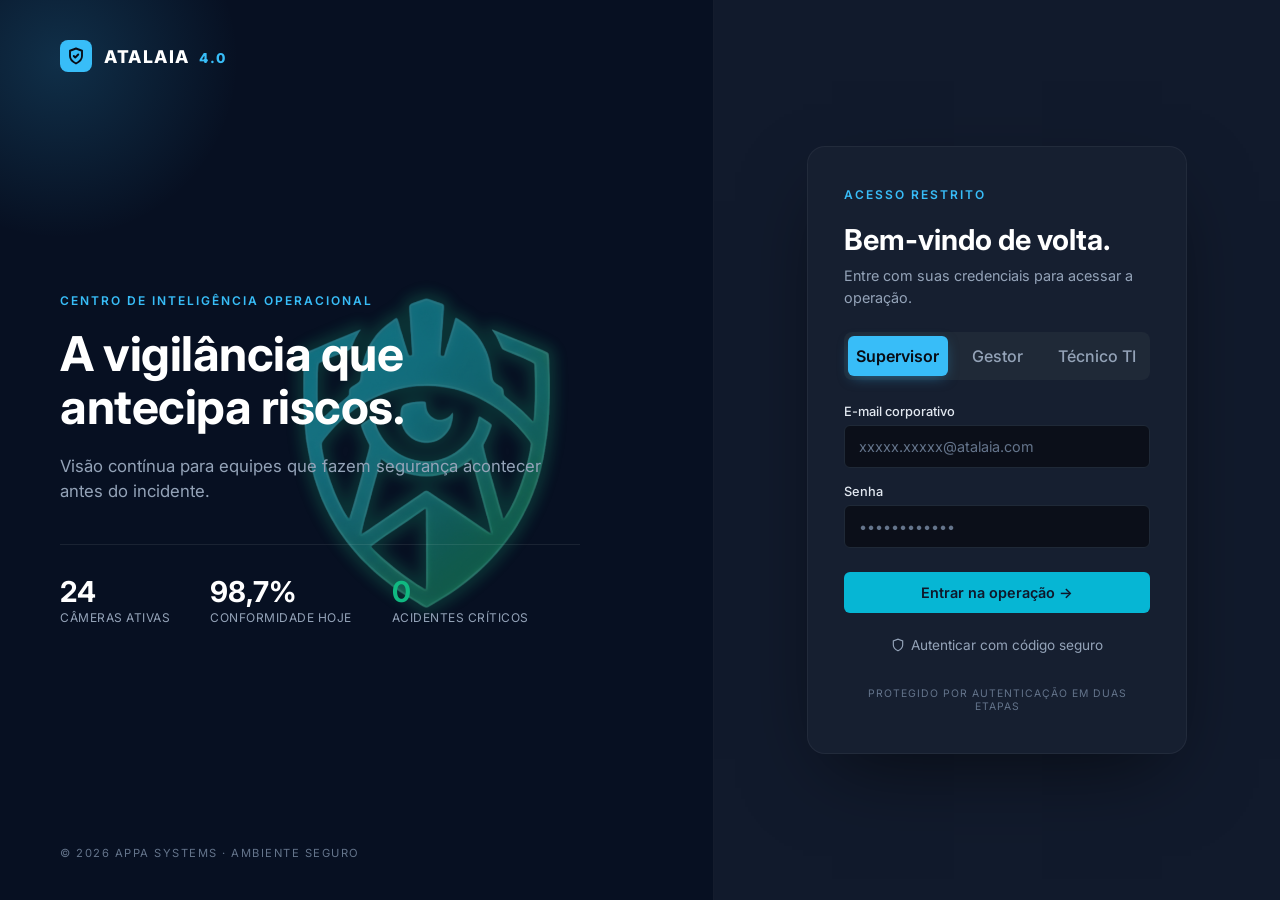
<file: tela inicial/index.html>
<!DOCTYPE html>
<html lang="pt-br">

<head>
    <meta charset="UTF-8">
    <meta name="viewport" content="width=device-width, initial-scale=1.0">
    <meta name="description" content="ATALAIA 4.0 — Centro de Inteligência Operacional. Acesso restrito para supervisores, gestores e técnicos de TI.">
    <meta name="theme-color" content="#071022">
    <link rel="icon" type="image/svg+xml" href="data:image/svg+xml,%3Csvg xmlns='http://www.w3.org/2000/svg' viewBox='0 0 24 24' fill='none' stroke='%2338bdf8' stroke-width='2.5' stroke-linecap='round' stroke-linejoin='round'%3E%3Cpath d='M12 22s8-4 8-10V5l-8-3-8 3v7c0 6 8 10 8 10z'/%3E%3Cpolyline points='9 12 11 14 15 10'/%3E%3C/svg%3E">
    <title>Página Inicial - ATALAIA</title>
    <link rel="preconnect" href="https://fonts.googleapis.com">
    <link rel="preconnect" href="https://fonts.gstatic.com" crossorigin>
    <link href="paginaLogin.css" rel="stylesheet">
</head>

<body>
    <aside id="lado_esquerdo" aria-label="Apresentação ATALAIA 4.0">
        <header class="logo-container">
            <div class="logo-icon">
                <svg width="18" height="18" viewBox="0 0 24 24" fill="none" stroke="currentColor" stroke-width="2.5" stroke-linecap="round" stroke-linejoin="round">
                    <path d="M12 22s8-4 8-10V5l-8-3-8 3v7c0 6 8 10 8 10z"></path>
                    <polyline points="9 12 11 14 15 10"></polyline>
                </svg>
            </div>
            <span class="logo-text">ATALAIA <span id="cor_azul">4.0</span></span>
        </header>

        <div id="conteudo_esquerdo">
            <p class="subtitulo-azul">CENTRO DE INTELIGÊNCIA OPERACIONAL</p>
            <h1>A vigilância que antecipa riscos.</h1>
            <p class="texto-introducao">Visão contínua para equipes que fazem segurança acontecer antes do incidente.</p>

            <dl id="dadosGerais">
                <div>
                    <dt><b>24</b></dt>
                    <dd>câmeras ativas</dd>
                </div>
                <div>
                    <dt><b>98,7%</b></dt>
                    <dd>conformidade hoje</dd>
                </div>
                <div>
                    <dt><b class="verde">0</b></dt>
                    <dd>acidentes críticos</dd>
                </div>
            </dl>
        </div>

        <footer id="rodape_lado_esquerdo">
            &copy; 2026 APPA SYSTEMS &middot; AMBIENTE SEGURO
        </footer>
    </aside>

    <main id="lado_direito" aria-label="Formulário de acesso">
        <div id="conteudo_direito">
            <p class="subtitulo-azul">ACESSO RESTRITO</p>
            <h2>Bem-vindo de volta.</h2>
            <p class="texto-introducao">Entre com suas credenciais para acessar a operação.</p>

            <div id="botoes_cargos" role="group" aria-label="Selecione seu cargo">
                <button type="button" class="ativo" data-cargo="supervisor" aria-pressed="true">Supervisor</button>
                <button type="button" data-cargo="gestor" aria-pressed="false">Gestor</button>
                <button type="button" data-cargo="tecnico" aria-pressed="false">Técnico TI</button>
            </div>

            <form action="login.php" method="post">
                <input type="hidden" name="cargo" id="cargoSelecionado" value="supervisor">

                <div class="campo">
                    <label for="txtEmail">E-mail corporativo</label>
                    <input type="email" id="txtEmail" name="email" placeholder="xxxxx.xxxxx@atalaia.com" autocomplete="email" required>
                </div>
                <div class="campo">
                    <label for="txtSenha_hash">Senha</label>
                    <input type="password" id="txtSenha_hash" name="senha_hash" placeholder="••••••••••••" autocomplete="current-password" required minlength="8">
                </div>

                <button type="submit" class="btn-submit" name="submit">
                    Entrar na operação &rarr;
                </button>

                <button type="button" class="btn-secundario">
                    <svg width="14" height="14" viewBox="0 0 24 24" fill="none" stroke="currentColor" stroke-width="2"><path d="M12 22s8-4 8-10V5l-8-3-8 3v7c0 6 8 10 8 10z"></path></svg>
                    Autenticar com código seguro
                </button>

                <p class="texto-protegido">PROTEGIDO POR AUTENTICAÇÃO EM DUAS ETAPAS</p>
            </form>
        </div>
    </main>

    <script>
        (function () {
            const botoesCargo = document.querySelectorAll('#botoes_cargos button');
            const inputCargo = document.getElementById('cargoSelecionado');

            botoesCargo.forEach((botao) => {
                botao.addEventListener('click', () => {
                    botoesCargo.forEach((btn) => {
                        btn.classList.remove('ativo');
                        btn.setAttribute('aria-pressed', 'false');
                    });
                    botao.classList.add('ativo');
                    botao.setAttribute('aria-pressed', 'true');
                    inputCargo.value = botao.dataset.cargo;
                });
            });
        })();
    </script>
</body>

</html>
</file>
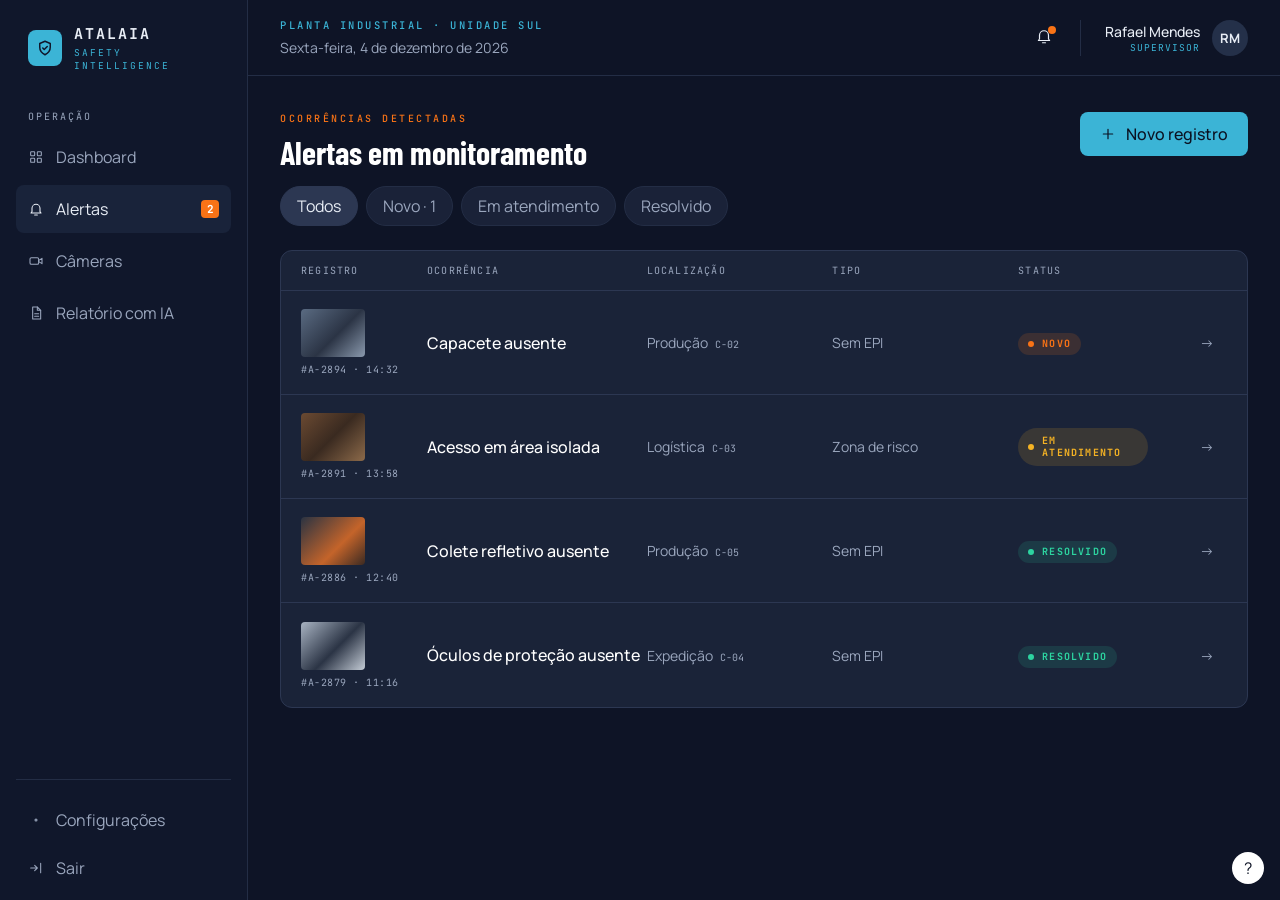
<file: Alertas -  supervisor/alertas.html>
<!DOCTYPE html>
<html lang="pt-BR">
<head>
  <meta charset="UTF-8">
  <meta name="viewport" content="width=device-width, initial-scale=1.0">
  <title>Alertas · Atalaia</title>
  <link rel="preconnect" href="https://fonts.googleapis.com">
  <link rel="preconnect" href="https://fonts.gstatic.com" crossorigin>
  <link href="https://fonts.googleapis.com/css2?family=Barlow+Condensed:wght@700&family=JetBrains+Mono:wght@400;500;700&family=Manrope:wght@400;500;600;700&display=swap" rel="stylesheet">
  <link rel="stylesheet" href="alertas.css">
  <script src="alertas.js" defer></script>
</head>
<body>
<div class="layout">

  <!-- SIDEBAR -->
  <aside class="sidebar">
    <div class="marca">
      <div class="marca-icone">
        <svg viewBox="0 0 24 24" width="18" height="18" fill="none" stroke="currentColor" stroke-width="2" stroke-linecap="round" stroke-linejoin="round"><path d="M12 3l7 3v5c0 5-3 8-7 10-4-2-7-5-7-10V6z"/><path d="M9 12l2 2 4-4"/></svg>
      </div>
      <div>
        <h4 class="marca-nome">ATALAIA</h4>
        <p class="marca-sub">SAFETY INTELLIGENCE</p>
      </div>
    </div>

    <p class="secao">OPERAÇÃO</p>

    <nav class="menu">
      <a href="#" class="menu-item">
        <svg viewBox="0 0 24 24"><rect x="4" y="4" width="6" height="6" rx="1"/><rect x="14" y="4" width="6" height="6" rx="1"/><rect x="4" y="14" width="6" height="6" rx="1"/><rect x="14" y="14" width="6" height="6" rx="1"/></svg>
        Dashboard
      </a>
      <a href="#" class="menu-item ativo">
        <svg viewBox="0 0 24 24"><path d="M6 16V11a6 6 0 0112 0v5l1.5 2h-15z"/><path d="M10 21h4"/></svg>
        Alertas
        <span class="badge">2</span>
      </a>
      <a href="#" class="menu-item">
        <svg viewBox="0 0 24 24"><rect x="3" y="7" width="13" height="10" rx="2"/><path d="M16 11l5-3v8l-5-3z"/></svg>
        Câmeras
      </a>
      <a href="#" class="menu-item">
        <svg viewBox="0 0 24 24"><path d="M7 3h7l5 5v13H7z"/><path d="M14 3v5h5M10 13h6M10 17h6"/></svg>
        Relatório com IA
      </a>
    </nav>

    <div class="sidebar-rodape">
      <a href="#" class="menu-item">
        <svg viewBox="0 0 24 24"><circle cx="12" cy="12" r="1.5"/></svg>
        Configurações
      </a>
      <a href="#" class="menu-item">
        <svg viewBox="0 0 24 24"><path d="M4 12h10M10 8l4 4-4 4M19 5v14"/></svg>
        Sair
      </a>
    </div>
  </aside>

  <!-- CONTEÚDO -->
  <div class="principal">

    <header class="topo">
      <div class="topo-esquerda">
        <h4 class="planta">PLANTA INDUSTRIAL · UNIDADE SUL</h4>
        <p id="data" class="data"></p>
      </div>

      <div class="topo-direita">
        <button id="sino1" class="sino" aria-label="Notificações">
          <svg viewBox="0 0 24 24"><path d="M6 16V11a6 6 0 0112 0v5l1.5 2h-15z"/><path d="M10 21h4"/></svg>
          <span class="ponto"></span>
        </button>
        <div class="usuario">
          <div class="info">
            <strong>Rafael Mendes</strong>
            <span class="cargo">SUPERVISOR</span>
          </div>
          <div class="avatar">RM</div>
        </div>
      </div>
    </header>

    <main class="conteudo">
      <section class="alerts">
        <div class="alerts-texto">
          <h4 class="rotulo">OCORRÊNCIAS DETECTADAS</h4>
          <h1>Alertas em monitoramento</h1>
        </div>
        <button class="btn-novo">
          <svg viewBox="0 0 24 24" width="16" height="16"><path d="M12 5v14M5 12h14"/></svg>
          Novo registro
        </button>
      </section>

      <div class="filtros">
        <button class="filtro ativo" data-filtro="todos">Todos</button>
        <button class="filtro" data-filtro="novo">Novo · 1</button>
        <button class="filtro" data-filtro="atendimento">Em atendimento</button>
        <button class="filtro" data-filtro="resolvido">Resolvido</button>
      </div>

      <div class="tabela">
        <div class="linha cabecalho">
          <span>REGISTRO</span>
          <span>OCORRÊNCIA</span>
          <span>LOCALIZAÇÃO</span>
          <span>TIPO</span>
          <span>STATUS</span>
          <span></span>
        </div>

        <div class="linha" data-status="novo">
          <div class="registro">
            <div class="thumb t1"></div>
            <span class="reg-id">#A-2894 · 14:32</span>
          </div>
          <span class="ocorrencia">Capacete ausente</span>
          <span class="local">Produção <small>C-02</small></span>
          <span class="tipo">Sem EPI</span>
          <span><b class="status novo">NOVO</b></span>
          <a href="#" class="seta">→</a>
        </div>

        <div class="linha" data-status="atendimento">
          <div class="registro">
            <div class="thumb t2"></div>
            <span class="reg-id">#A-2891 · 13:58</span>
          </div>
          <span class="ocorrencia">Acesso em área isolada</span>
          <span class="local">Logística <small>C-03</small></span>
          <span class="tipo">Zona de risco</span>
          <span><b class="status atendimento">EM ATENDIMENTO</b></span>
          <a href="#" class="seta">→</a>
        </div>

        <div class="linha" data-status="resolvido">
          <div class="registro">
            <div class="thumb t3"></div>
            <span class="reg-id">#A-2886 · 12:40</span>
          </div>
          <span class="ocorrencia">Colete refletivo ausente</span>
          <span class="local">Produção <small>C-05</small></span>
          <span class="tipo">Sem EPI</span>
          <span><b class="status resolvido">RESOLVIDO</b></span>
          <a href="#" class="seta">→</a>
        </div>

        <div class="linha" data-status="resolvido">
          <div class="registro">
            <div class="thumb t4"></div>
            <span class="reg-id">#A-2879 · 11:16</span>
          </div>
          <span class="ocorrencia">Óculos de proteção ausente</span>
          <span class="local">Expedição <small>C-04</small></span>
          <span class="tipo">Sem EPI</span>
          <span><b class="status resolvido">RESOLVIDO</b></span>
          <a href="#" class="seta">→</a>
        </div>
      </div>
    </main>
  </div>

  <button class="ajuda" aria-label="Ajuda">?</button>
</div>
</body>
</html>
</file>
<file: tela inicial/paginaLogin.css>
@import url('https://fonts.googleapis.com/css2?family=Inter:wght@300;400;500;600;700;800&display=swap');

/* ====================================================
   DESIGN TOKENS
   ==================================================== */
:root {
    --bg-app: #0b0f19;
    --bg-left: #071022;
    --bg-right: #111a2c;
    --bg-card: rgba(255, 255, 255, 0.025);
    --bg-input: #0b0f19;

    --border-faint: rgba(255, 255, 255, 0.05);
    --border-soft: rgba(255, 255, 255, 0.08);
    --border-strong: #1f2937;

    --accent: #38bdf8;
    --accent-strong: #06b6d4;
    --accent-hover: #0ea5e9;
    --accent-glow: rgba(56, 189, 248, 0.18);
    --success: #10b981;

    --text-primary: #ffffff;
    --text-secondary: #94a3b8;
    --text-tertiary: #64748b;
    --text-label: #e2e8f0;

    --radius-sm: 6px;
    --radius-md: 8px;
    --radius-lg: 18px;

    --shadow-card: 0 30px 80px -25px rgba(0, 0, 0, 0.6);
    --shadow-btn: 0 10px 25px -8px rgba(6, 182, 212, 0.45);

    --ease: 0.2s cubic-bezier(0.4, 0, 0.2, 1);
}

* {
    margin: 0;
    padding: 0;
    box-sizing: border-box;
    font-family: 'Inter', system-ui, -apple-system, sans-serif;
}

html {
    -webkit-text-size-adjust: 100%;
}

body {
    display: flex;
    min-height: 100vh;
    background-color: var(--bg-app);
    color: var(--text-primary);
}

/* Foco visível consistente em toda a página (acessibilidade) */
a:focus-visible,
button:focus-visible,
input:focus-visible {
    outline: 2px solid var(--accent);
    outline-offset: 2px;
}

/* ====================================================
   LADO ESQUERDO — Apresentação / Branding
   ==================================================== */
#lado_esquerdo {
    flex: 1.1;
    min-width: 0;
    padding: 40px 60px;
    display: flex;
    flex-direction: column;
    justify-content: space-between;
    border-right: 1px solid var(--border-faint);
    background-color: var(--bg-left);

    position: relative;
    overflow: hidden;
}

/* Camada da imagem de fundo com controle manual de opacidade */
#lado_esquerdo::before {
    content: '';
    position: absolute;
    inset: 0;

    background-image: url('img/fundo_logo.png');
    background-repeat: no-repeat;
    background-position: 107% center;
    background-size: 590px auto;

    opacity: 0.45;

    z-index: 0;
    pointer-events: none;
}

/* Brilho decorativo sutil, reforça a sensação de "central de monitoramento" */
#lado_esquerdo::after {
    content: '';
    position: absolute;
    top: -120px;
    left: -120px;
    width: 360px;
    height: 360px;
    background: radial-gradient(circle, var(--accent-glow) 0%, transparent 70%);
    z-index: 0;
    pointer-events: none;
}

/* Mantém os conteúdos acima do fundo */
#lado_esquerdo>* {
    position: relative;
    z-index: 1;
}

.logo-container {
    display: flex;
    align-items: center;
    gap: 12px;
}

.logo-icon {
    flex-shrink: 0;
    width: 32px;
    height: 32px;
    background-color: var(--accent);
    border-radius: var(--radius-md);
    display: flex;
    align-items: center;
    justify-content: center;
    color: #080c14;
}

.logo-text {
    font-size: 1.1rem;
    font-weight: 800;
    letter-spacing: 1.5px;
}

#cor_azul {
    color: var(--accent);
    font-size: 0.85rem;
    margin-left: 4px;
}

#conteudo_esquerdo {
    max-width: 520px;
    margin: auto 0;
    padding: 48px 0;
}

.subtitulo-azul {
    color: var(--accent);
    font-size: 0.75rem;
    font-weight: 600;
    letter-spacing: 2px;
    text-transform: uppercase;
    margin-bottom: 20px;
}

#conteudo_esquerdo h1 {
    font-size: clamp(2rem, 1.1rem + 2.8vw, 3rem);
    font-weight: 700;
    line-height: 1.1;
    margin-bottom: 20px;
    letter-spacing: -0.5px;
}

.texto-introducao {
    color: var(--text-secondary);
    font-size: 1.05rem;
    line-height: 1.5;
    margin-bottom: 40px;
    max-width: 44ch;
}

#dadosGerais {
    display: flex;
    flex-wrap: wrap;
    gap: 32px 40px;
    padding-top: 30px;
    border-top: 1px solid var(--border-soft);
}

#dadosGerais>div {
    display: flex;
    flex-direction: column;
}

#dadosGerais dd {
    font-size: 0.75rem;
    color: var(--text-secondary);
    text-transform: uppercase;
    letter-spacing: 0.5px;
}

#dadosGerais b {
    font-size: 1.8rem;
    color: var(--text-primary);
    font-weight: 700;
    margin-bottom: 4px;
    line-height: 1.2;
}

#dadosGerais .verde {
    color: var(--success);
}

#rodape_lado_esquerdo {
    font-size: 0.7rem;
    color: var(--text-tertiary);
    letter-spacing: 1.5px;
}


/* ====================================================
   LADO DIREITO — Acesso / Formulário
   ==================================================== */
#lado_direito {
    flex: 0.9;
    min-width: 0;
    background-color: var(--bg-right);
    display: flex;
    align-items: center;
    justify-content: center;
    padding: 40px;
}

#conteudo_direito {
    width: 100%;
    max-width: 380px;
    background-color: var(--bg-card);
    border: 1px solid var(--border-faint);
    border-radius: var(--radius-lg);
    box-shadow: var(--shadow-card);
    padding: 40px 36px;
}

#conteudo_direito h2 {
    font-size: 1.8rem;
    font-weight: 700;
    margin-top: 8px;
    margin-bottom: 8px;
}

#conteudo_direito .texto-introducao {
    font-size: 0.9rem;
    margin-bottom: 24px;
    max-width: none;
}

/* Selector de Roles / Cargos */
#botoes_cargos {
    display: flex;
    background-color: #1f2937;
    padding: 4px;
    border-radius: var(--radius-md);
    margin-bottom: 24px;
}

/* Estilo base dos botões */
#botoes_cargos button {
    flex: 1;
    background-color: transparent;
    border: none;
    color: var(--text-secondary);
    padding: 10px 4px;
    font-size: 1rem;
    font-weight: 500;
    border-radius: var(--radius-sm);
    cursor: pointer;
    transition: background-color var(--ease), color var(--ease);
}

/* Estado quando o botão estiver SELECIONADO */
#botoes_cargos button.ativo {
    background-color: var(--accent);
    color: #080c14;
    font-weight: 600;
    box-shadow: 0 4px 14px -4px rgba(56, 189, 248, 0.5);
}

/* Efeito ao passar o rato nos botões não selecionados */
#botoes_cargos button:not(.ativo):hover {
    background-color: rgba(255, 255, 255, 0.05);
    color: var(--text-primary);
}

/* Formulario */
form {
    display: flex;
    flex-direction: column;
    gap: 16px;
}

.campo {
    display: flex;
    flex-direction: column;
    gap: 6px;
}

.campo label {
    font-size: 0.8rem;
    color: var(--text-label);
    font-weight: 500;
}

.campo input {
    width: 100%;
    padding: 12px 14px;
    background-color: var(--bg-input);
    border: 1px solid var(--border-strong);
    border-radius: var(--radius-sm);
    color: var(--text-primary);
    font-size: 0.9rem;
    outline: none;
    transition: border-color var(--ease), box-shadow var(--ease);
}

.campo input::placeholder {
    color: var(--text-tertiary);
}

.campo input:hover {
    border-color: #334155;
}

.campo input:focus {
    border-color: var(--accent-strong);
    box-shadow: 0 0 0 3px var(--accent-glow);
}

/* Botões de Ação */
.btn-submit {
    width: 100%;
    padding: 12px;
    background-color: var(--accent-strong);
    color: #0f172a;
    border: none;
    border-radius: var(--radius-sm);
    font-weight: 600;
    font-size: 0.9rem;
    cursor: pointer;
    display: flex;
    align-items: center;
    justify-content: center;
    gap: 8px;
    margin-top: 8px;
    transition: background-color var(--ease), transform var(--ease), box-shadow var(--ease);
}

.btn-submit:hover {
    background-color: var(--accent-hover);
    transform: translateY(-1px);
    box-shadow: var(--shadow-btn);
}

.btn-submit:active {
    transform: translateY(0);
}

.btn-secundario {
    background: transparent;
    border: none;
    color: var(--text-secondary);
    font-size: 0.85rem;
    cursor: pointer;
    display: flex;
    align-items: center;
    justify-content: center;
    gap: 6px;
    padding: 8px;
    border-radius: var(--radius-sm);
    transition: color var(--ease), background-color var(--ease);
}

.btn-secundario:hover {
    color: var(--text-primary);
    background-color: rgba(255, 255, 255, 0.04);
}

.texto-protegido {
    font-size: 0.65rem;
    color: var(--text-tertiary);
    text-align: center;
    letter-spacing: 1px;
    margin-top: 10px;
}

/* ====================================================
   RESPONSIVIDADE
   ==================================================== */

/* Telas grandes: evita que o painel de login fique espremido em monitores ultrawide */
@media (min-width: 1600px) {
    #lado_esquerdo {
        padding: 40px 100px;
    }
}

/* Tablets e notebooks menores */
@media (max-width: 1100px) {
    #lado_esquerdo {
        padding: 40px;
    }

    #lado_esquerdo::before {
        background-size: 440px auto;
    }
}

/* Empilha os dois painéis a partir daqui */
@media (max-width: 900px) {
    body {
        flex-direction: column;
    }

    #lado_esquerdo {
        flex: none;
        width: 100%;
        min-height: auto;
        padding: 32px;
        border-right: none;
        border-bottom: 1px solid var(--border-faint);
    }

    #lado_esquerdo::before {
        background-position: center -40px;
        background-size: 320px auto;
        opacity: 0.25;
    }

    #conteudo_esquerdo {
        max-width: none;
        margin: 0;
        padding: 32px 0;
    }

    #lado_direito {
        flex: none;
        width: 100%;
        padding: 32px 24px 48px;
    }

    #conteudo_direito {
        max-width: 440px;
    }
}

/* Smartphones */
@media (max-width: 480px) {
    #lado_esquerdo {
        padding: 24px 20px;
    }

    #lado_esquerdo::before {
        display: none;
    }

    #lado_esquerdo::after {
        width: 220px;
        height: 220px;
        top: -80px;
        left: -80px;
    }

    #conteudo_esquerdo {
        padding: 24px 0;
    }

    .texto-introducao {
        max-width: none;
    }

    #dadosGerais {
        gap: 20px 28px;
    }

    #dadosGerais b {
        font-size: 1.5rem;
    }

    #lado_direito {
        padding: 20px 16px 36px;
    }

    #conteudo_direito {
        padding: 28px 22px;
        border-radius: var(--radius-md);
    }

    #botoes_cargos {
        flex-wrap: wrap;
        gap: 4px;
    }

    #botoes_cargos button {
        flex: 1 1 calc(50% - 4px);
    }
}
</file>
<file: Alertas -  supervisor/alertas.css>
:root {
  --fundo: #0e1426;
  --lateral: #10172b;
  --card: #1a2338;
  --borda: #232d45;
  --texto: #e8edf5;
  --suave: #9aa6bd;
  --ciano: #3bb4d6;
  --laranja: #f97316;
  --amarelo: #f5b324;
  --verde: #2dd4a0;
}

* {
  box-sizing: border-box;
}

body {
  margin: 0;
  background: var(--fundo);
  color: var(--texto);
  font-family: "Manrope", sans-serif;
}

h1,
h4,
p {
  margin: 0;
}

a {
  color: inherit;
  text-decoration: none;
}

button {
  font-family: inherit;
  cursor: pointer;
}

svg {
  fill: none;
  stroke: currentColor;
  stroke-width: 1.6;
  stroke-linecap: round;
  stroke-linejoin: round;
}

.layout {
  display: flex;
  min-height: 100vh;
}

/* ---------- SIDEBAR ---------- */
.sidebar {
  width: 248px;
  flex-shrink: 0;
  display: flex;
  flex-direction: column;
  padding: 24px 16px 8px;
  background: var(--lateral);
  border-right: 1px solid var(--borda);
}

.marca {
  display: flex;
  align-items: center;
  gap: 12px;
  padding: 0 12px;
}

.marca-icone {
  width: 36px;
  height: 36px;
  display: grid;
  place-items: center;
  border-radius: 8px;
  background: var(--ciano);
  color: var(--lateral);
}

.marca-icone svg {
  stroke-width: 2;
}

.marca-nome {
  font-family: "JetBrains Mono", monospace;
  font-size: 15px;
  font-weight: 700;
  letter-spacing: 2px;
}

.marca-sub {
  margin-top: 2px;
  font-family: "JetBrains Mono", monospace;
  font-size: 9.5px;
  letter-spacing: 2px;
  color: var(--ciano);
}

.secao {
  margin: 38px 12px 10px;
  font-family: "JetBrains Mono", monospace;
  font-size: 10px;
  letter-spacing: 2px;
  color: var(--suave);
}

.menu {
  display: flex;
  flex-direction: column;
  gap: 4px;
}

.menu-item {
  display: flex;
  align-items: center;
  gap: 12px;
  height: 48px;
  padding: 0 12px;
  border-radius: 8px;
  font-size: 16px;
  color: var(--suave);
}

.menu-item svg {
  width: 16px;
  height: 16px;
}

.menu-item:hover {
  color: var(--texto);
}

.menu-item.ativo {
  background: #19233a;
  color: var(--texto);
}

.badge {
  margin-left: auto;
  min-width: 18px;
  height: 18px;
  display: grid;
  place-items: center;
  border-radius: 4px;
  background: var(--laranja);
  color: #fff;
  font-family: "JetBrains Mono", monospace;
  font-size: 11px;
  font-weight: 700;
}

.sidebar-rodape {
  margin-top: auto;
  padding-top: 16px;
  border-top: 1px solid var(--borda);
}

.sidebar-rodape .menu-item {
  height: 48px;
}

/* ---------- ÁREA PRINCIPAL ---------- */
.principal {
  flex: 1;
  min-width: 0;
}

.topo {
  height: 76px;
  display: flex;
  align-items: center;
  justify-content: space-between;
  padding: 0 32px;
  border-bottom: 1px solid var(--borda);
}

.planta {
  font-family: "JetBrains Mono", monospace;
  font-size: 10.5px;
  font-weight: 500;
  letter-spacing: 2.5px;
  color: var(--ciano);
}

.data {
  margin-top: 6px;
  font-size: 14px;
  color: var(--suave);
}

.topo-direita {
  display: flex;
  align-items: center;
  gap: 24px;
}

.sino {
  position: relative;
  width: 24px;
  height: 24px;
  padding: 0;
  border: none;
  background: none;
  color: var(--texto);
}

.sino:hover {
  position: relative;
  width: 24px;
  height: 24px;
  padding: 0;
  border: none;
  background: rgba(255, 255, 255, 0.1);
  border-radius: 15px;
  color: var(--texto);
}

.sino svg {
  width: 18px;
  height: 18px;
}

.ponto {
  position: absolute;
  top: 0;
  right: 0;
  width: 8px;
  height: 8px;
  border-radius: 50%;
  background: var(--laranja);
}

.usuario {
  display: flex;
  align-items: center;
  gap: 12px;
  height: 36px;
  padding-left: 24px;
  border-left: 1px solid var(--borda);
}

.info {
  display: flex;
  flex-direction: column;
  align-items: flex-end;
}

.info strong {
  font-size: 14px;
  font-weight: 500;
}

.cargo {
  font-family: "JetBrains Mono", monospace;
  font-size: 9.5px;
  letter-spacing: 1px;
  color: var(--ciano);
}

.avatar {
  width: 36px;
  height: 36px;
  display: grid;
  place-items: center;
  border-radius: 50%;
  background: #243049;
  font-size: 13px;
  font-weight: 700;
}

/* ---------- CONTEÚDO ---------- */
.conteudo {
  padding: 32px;
}

.alerts {
  display: flex;
  align-items: flex-start;
  justify-content: space-between;
  padding-top: 4px;
}

.rotulo {
  font-family: "JetBrains Mono", monospace;
  font-size: 10px;
  font-weight: 500;
  letter-spacing: 2.5px;
  color: var(--laranja);
}

.alerts h1 {
  margin-top: 10px;
  font-family: "Barlow Condensed", sans-serif;
  font-size: 32px;
  font-weight: 700;
  line-height: 1.1;
  color: #fff;
}

.btn-novo {
  display: flex;
  align-items: center;
  gap: 10px;
  height: 44px;
  padding: 0 20px;
  border: none;
  border-radius: 8px;
  background: var(--ciano);
  color: #0b1222;
  font-size: 16px;
  font-weight: 500;
}

.btn-novo svg {
  stroke-width: 1.8;
}

.btn-novo:hover {
  filter: brightness(1.1);
}

/* filtros */
.filtros {
  display: flex;
  gap: 8px;
  margin: 16px 0 24px;
}

.filtro {
  height: 40px;
  padding: 0 16px;
  border: 1px solid var(--borda);
  border-radius: 999px;
  background: #1a2238;
  color: var(--suave);
  font-size: 16px;
}

.filtro:hover {
  color: var(--texto);
}

.filtro.ativo {
  background: #2c3752;
  border-color: #2c3752;
  color: var(--texto);
}

/* tabela */
.tabela {
  overflow: hidden;
  border: 1px solid #2c3752;
  border-radius: 12px;
  background: var(--card);
}

.linha {
  display: grid;
  grid-template-columns: 126px 1.3fr 1.1fr 1.1fr 1fr 40px;
  align-items: center;
  min-height: 104px;
  padding: 0 20px;
  border-bottom: 1px solid #2c3752;
}

.linha:last-child {
  border-bottom: none;
}

.linha.oculto {
  display: none;
}

.linha.cabecalho {
  min-height: 40px;
  font-family: "JetBrains Mono", monospace;
  font-size: 10px;
  letter-spacing: 1.2px;
  color: var(--suave);
}

.registro {
  display: flex;
  flex-direction: column;
  gap: 6px;
}

.thumb {
  width: 64px;
  height: 48px;
  border-radius: 4px;
  background-size: cover;
}

.t1 {
  background: linear-gradient(135deg, #5a6b82, #2b3445 55%, #8a99ad);
}

.t2 {
  background: linear-gradient(135deg, #6b4a32, #3a2a20 50%, #8c6a4a);
}

.t3 {
  background: linear-gradient(135deg, #2a3342, #c4642a 60%, #3b2a22);
}

.t4 {
  background: linear-gradient(135deg, #a8b3c2, #2b3445 55%, #c4ccd6);
}

.reg-id {
  font-family: "JetBrains Mono", monospace;
  font-size: 10px;
  letter-spacing: 0.5px;
  color: var(--suave);
}

.ocorrencia {
  font-size: 16px;
  font-weight: 500;
  color: #fff;
}

.local,
.tipo {
  font-size: 14px;
  color: var(--suave);
}

.local small {
  margin-left: 4px;
  font-family: "JetBrains Mono", monospace;
  font-size: 10px;
}

.status {
  display: inline-flex;
  align-items: center;
  gap: 8px;
  max-width: 130px;
  padding: 5px 10px;
  border-radius: 999px;
  font-family: "JetBrains Mono", monospace;
  font-size: 10px;
  font-weight: 700;
  letter-spacing: 1.2px;
  line-height: 1.2;
}

.status::before {
  content: "";
  width: 6px;
  height: 6px;
  flex-shrink: 0;
  border-radius: 50%;
  background: currentColor;
}

.status.novo {
  background: rgba(249, 115, 22, .15);
  color: var(--laranja);
}

.status.atendimento {
  background: rgba(245, 179, 36, .14);
  color: var(--amarelo);
  padding: 7px 14px 7px 10px;
}

.status.resolvido {
  background: rgba(45, 212, 160, .13);
  color: var(--verde);
}

.seta {
  justify-self: center;
  color: var(--suave);
  font-size: 14px;
}

.seta:hover {
  color: var(--texto);
}

/* botão de ajuda */
.ajuda {
  position: fixed;
  right: 16px;
  bottom: 16px;
  width: 32px;
  height: 32px;
  border: none;
  border-radius: 50%;
  background: #fff;
  color: #0e1426;
  font-size: 16px;
}

/* responsivo */
@media (max-width: 900px) {
  .sidebar {
    display: none;
  }

  .linha {
    grid-template-columns: 110px 1fr 1fr 40px;
  }

  .linha> :nth-child(3),
  .linha> :nth-child(4) {
    display: none;
  }

  .conteudo {
    padding: 20px;
  }
}
</file>
